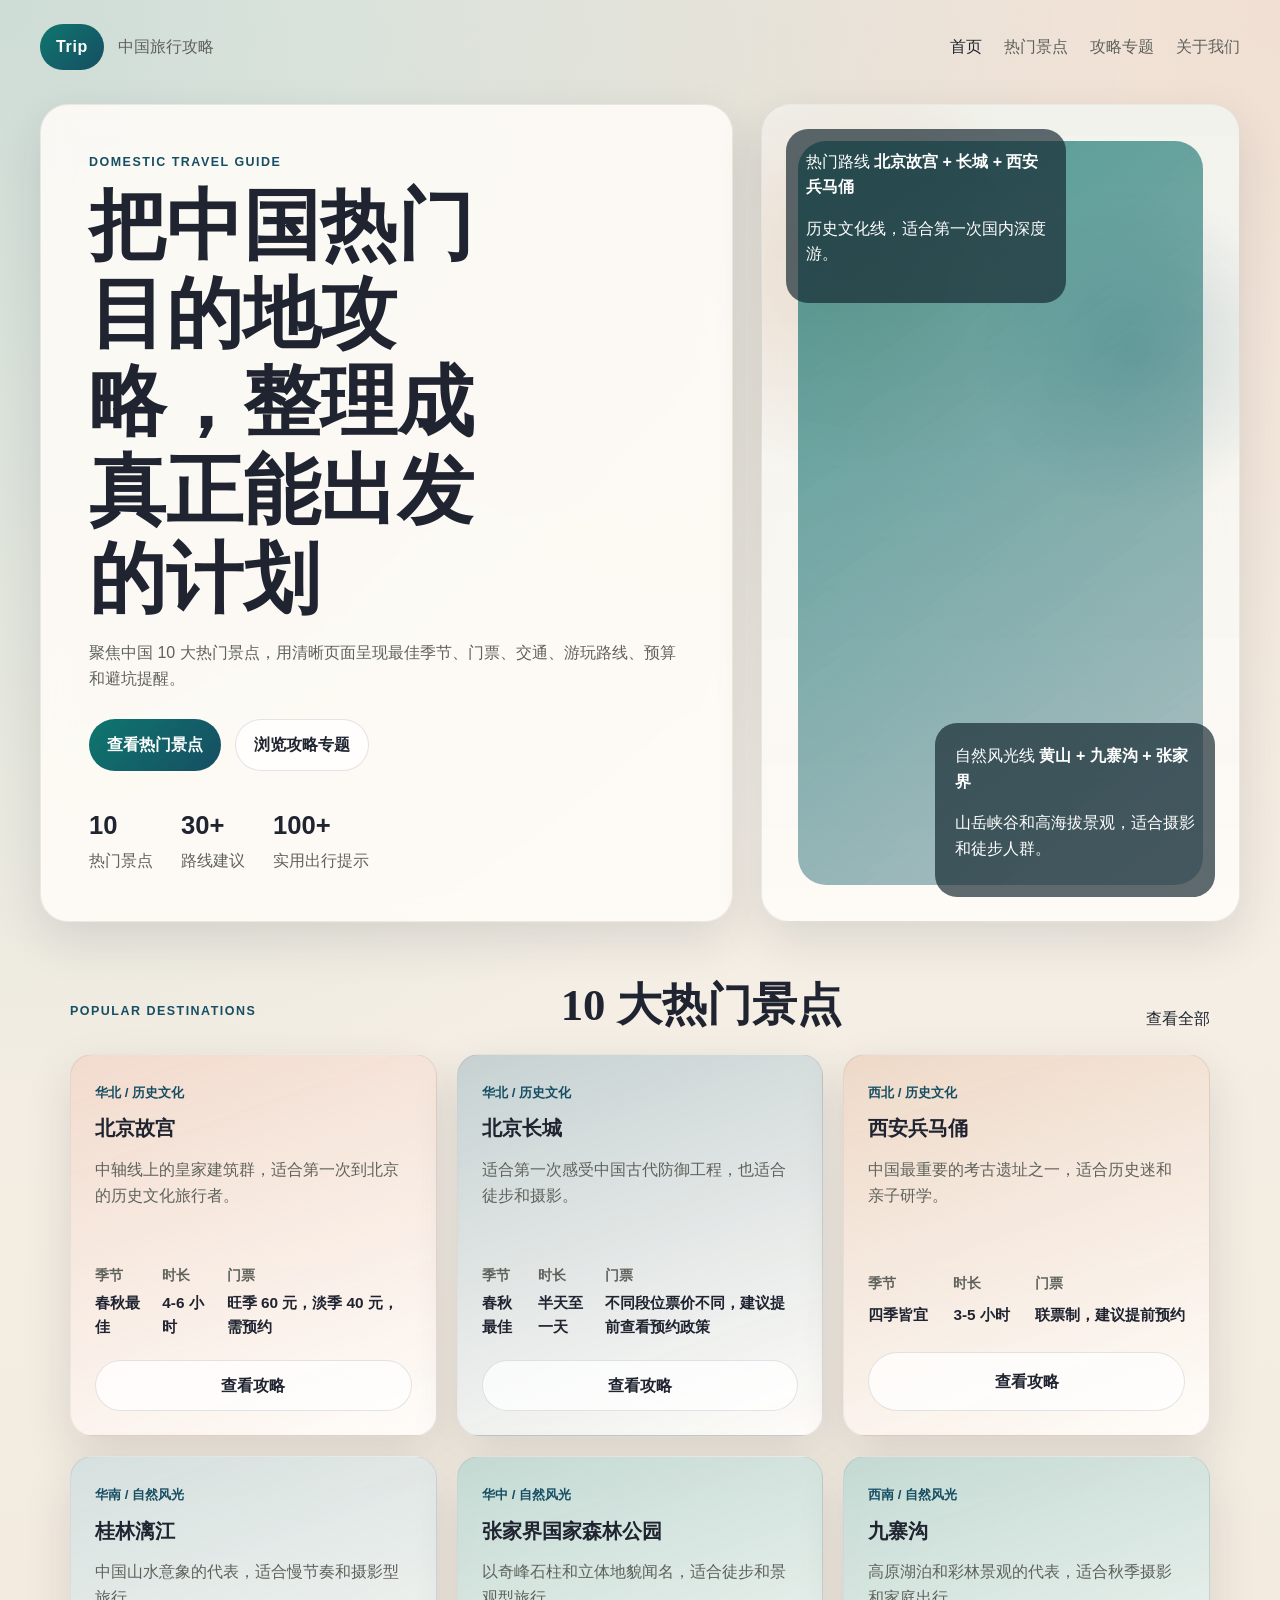
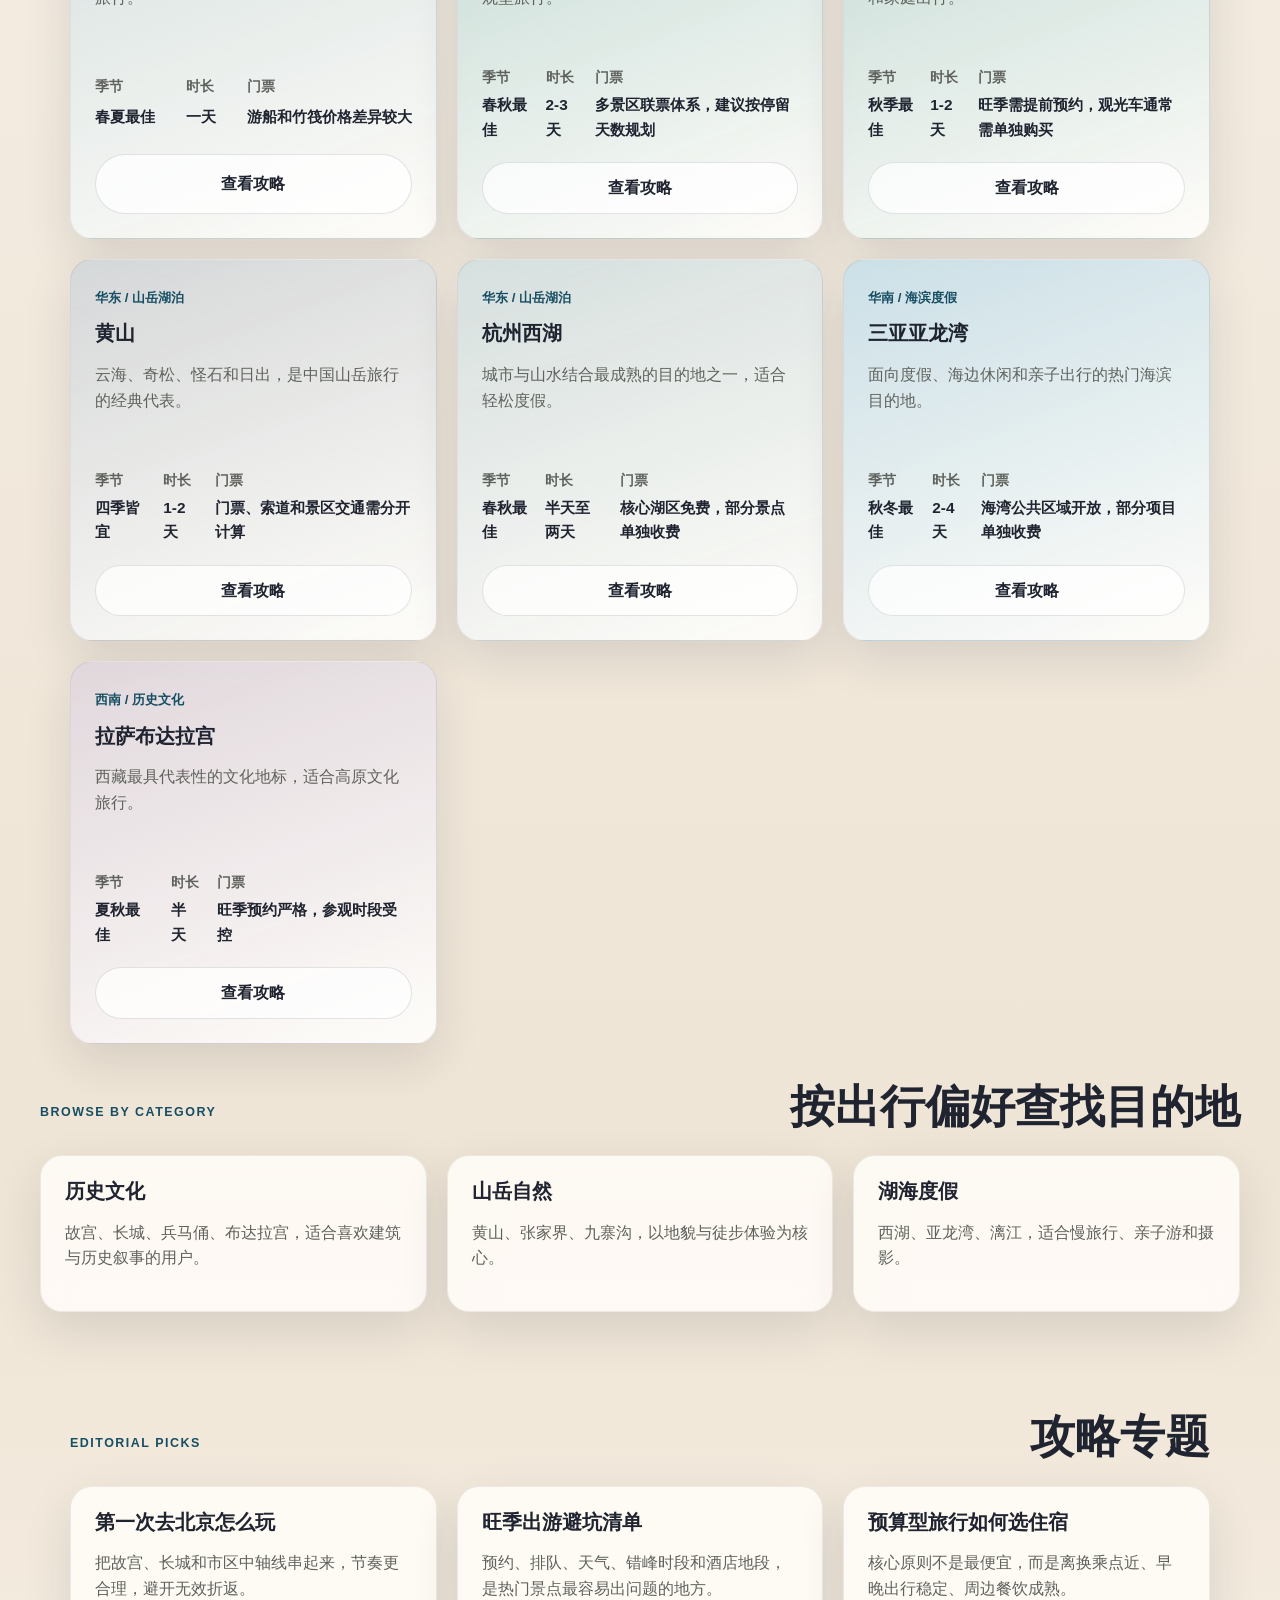
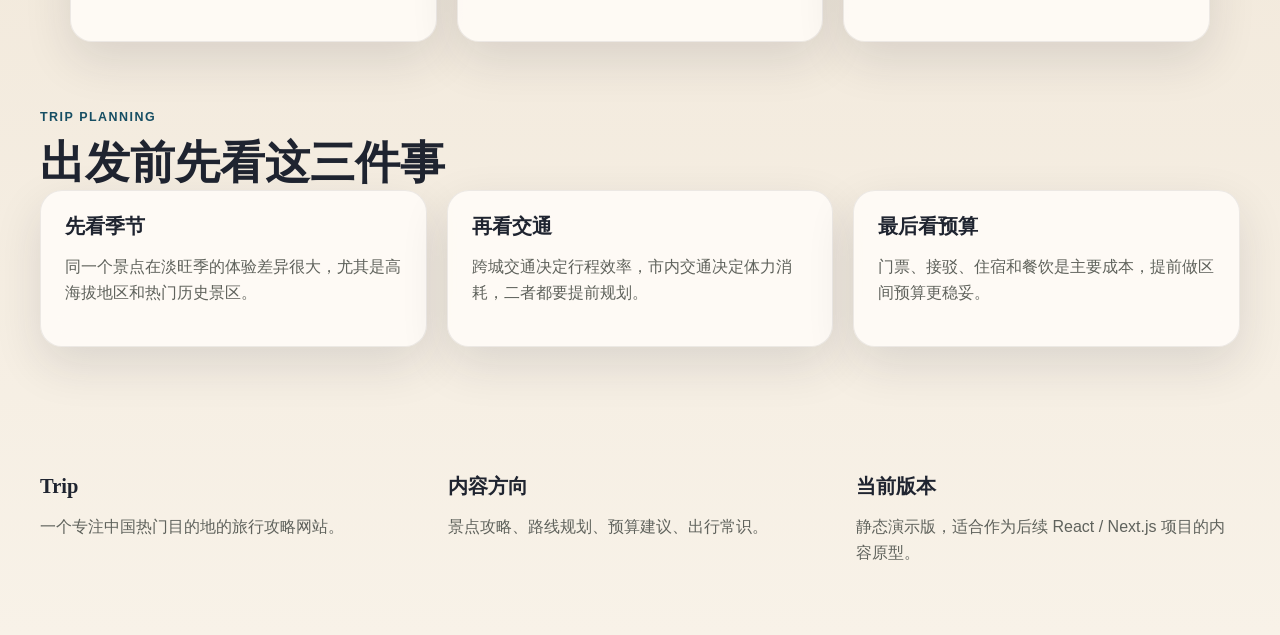
<file: index.html>
<!DOCTYPE html>
<html lang="zh-CN">
  <head>
    <meta charset="UTF-8" />
    <meta name="viewport" content="width=device-width, initial-scale=1.0" />
    <title>Trip | 中国旅行攻略</title>
    <meta
      name="description"
      content="Trip 旅行攻略网站，精选中国 10 大热门景点，提供交通、门票、路线、美食、住宿和预算等实用出行信息。"
    />
    <link rel="stylesheet" href="assets/styles.css" />
  </head>
  <body data-page="home">
    <header class="site-header">
      <a class="brand" href="index.html">
        <span class="brand-mark">Trip</span>
        <span class="brand-copy">中国旅行攻略</span>
      </a>
      <button class="nav-toggle" type="button" aria-label="切换导航">菜单</button>
      <nav class="site-nav">
        <a href="index.html" class="active">首页</a>
        <a href="spots.html">热门景点</a>
        <a href="#guides">攻略专题</a>
        <a href="#about">关于我们</a>
      </nav>
    </header>

    <main>
      <section class="hero">
        <div class="hero-copy">
          <p class="eyebrow">Domestic Travel Guide</p>
          <h1>把中国热门目的地攻略，整理成真正能出发的计划</h1>
          <p class="hero-text">
            聚焦中国 10 大热门景点，用清晰页面呈现最佳季节、门票、交通、游玩路线、预算和避坑提醒。
          </p>
          <div class="hero-actions">
            <a class="button button-primary" href="spots.html">查看热门景点</a>
            <a class="button button-secondary" href="#guides">浏览攻略专题</a>
          </div>
          <ul class="hero-stats">
            <li><strong>10</strong><span>热门景点</span></li>
            <li><strong>30+</strong><span>路线建议</span></li>
            <li><strong>100+</strong><span>实用出行提示</span></li>
          </ul>
        </div>
        <div class="hero-visual">
          <div class="hero-card">
            <span>热门路线</span>
            <strong>北京故宫 + 长城 + 西安兵马俑</strong>
            <p>历史文化线，适合第一次国内深度游。</p>
          </div>
          <div class="hero-card alt">
            <span>自然风光线</span>
            <strong>黄山 + 九寨沟 + 张家界</strong>
            <p>山岳峡谷和高海拔景观，适合摄影和徒步人群。</p>
          </div>
        </div>
      </section>

      <section class="section section-surface">
        <div class="section-heading">
          <p class="eyebrow">Popular Destinations</p>
          <h2>10 大热门景点</h2>
          <a href="spots.html" class="text-link">查看全部</a>
        </div>
        <div class="spot-grid" id="featured-spots"></div>
      </section>

      <section class="section categories">
        <div class="section-heading">
          <p class="eyebrow">Browse By Category</p>
          <h2>按出行偏好查找目的地</h2>
        </div>
        <div class="category-grid">
          <article>
            <h3>历史文化</h3>
            <p>故宫、长城、兵马俑、布达拉宫，适合喜欢建筑与历史叙事的用户。</p>
          </article>
          <article>
            <h3>山岳自然</h3>
            <p>黄山、张家界、九寨沟，以地貌与徒步体验为核心。</p>
          </article>
          <article>
            <h3>湖海度假</h3>
            <p>西湖、亚龙湾、漓江，适合慢旅行、亲子游和摄影。</p>
          </article>
        </div>
      </section>

      <section class="section section-surface" id="guides">
        <div class="section-heading">
          <p class="eyebrow">Editorial Picks</p>
          <h2>攻略专题</h2>
        </div>
        <div class="guide-grid">
          <article class="guide-card">
            <h3>第一次去北京怎么玩</h3>
            <p>把故宫、长城和市区中轴线串起来，节奏更合理，避开无效折返。</p>
          </article>
          <article class="guide-card">
            <h3>旺季出游避坑清单</h3>
            <p>预约、排队、天气、错峰时段和酒店地段，是热门景点最容易出问题的地方。</p>
          </article>
          <article class="guide-card">
            <h3>预算型旅行如何选住宿</h3>
            <p>核心原则不是最便宜，而是离换乘点近、早晚出行稳定、周边餐饮成熟。</p>
          </article>
        </div>
      </section>

      <section class="section tips-band">
        <div>
          <p class="eyebrow">Trip Planning</p>
          <h2>出发前先看这三件事</h2>
        </div>
        <div class="tips-list">
          <article>
            <h3>先看季节</h3>
            <p>同一个景点在淡旺季的体验差异很大，尤其是高海拔地区和热门历史景区。</p>
          </article>
          <article>
            <h3>再看交通</h3>
            <p>跨城交通决定行程效率，市内交通决定体力消耗，二者都要提前规划。</p>
          </article>
          <article>
            <h3>最后看预算</h3>
            <p>门票、接驳、住宿和餐饮是主要成本，提前做区间预算更稳妥。</p>
          </article>
        </div>
      </section>
    </main>

    <footer class="site-footer" id="about">
      <div>
        <h3>Trip</h3>
        <p>一个专注中国热门目的地的旅行攻略网站。</p>
      </div>
      <div>
        <h3>内容方向</h3>
        <p>景点攻略、路线规划、预算建议、出行常识。</p>
      </div>
      <div>
        <h3>当前版本</h3>
        <p>静态演示版，适合作为后续 React / Next.js 项目的内容原型。</p>
      </div>
    </footer>

    <script src="assets/data.js"></script>
    <script src="assets/site.js"></script>
  </body>
</html>
</file>
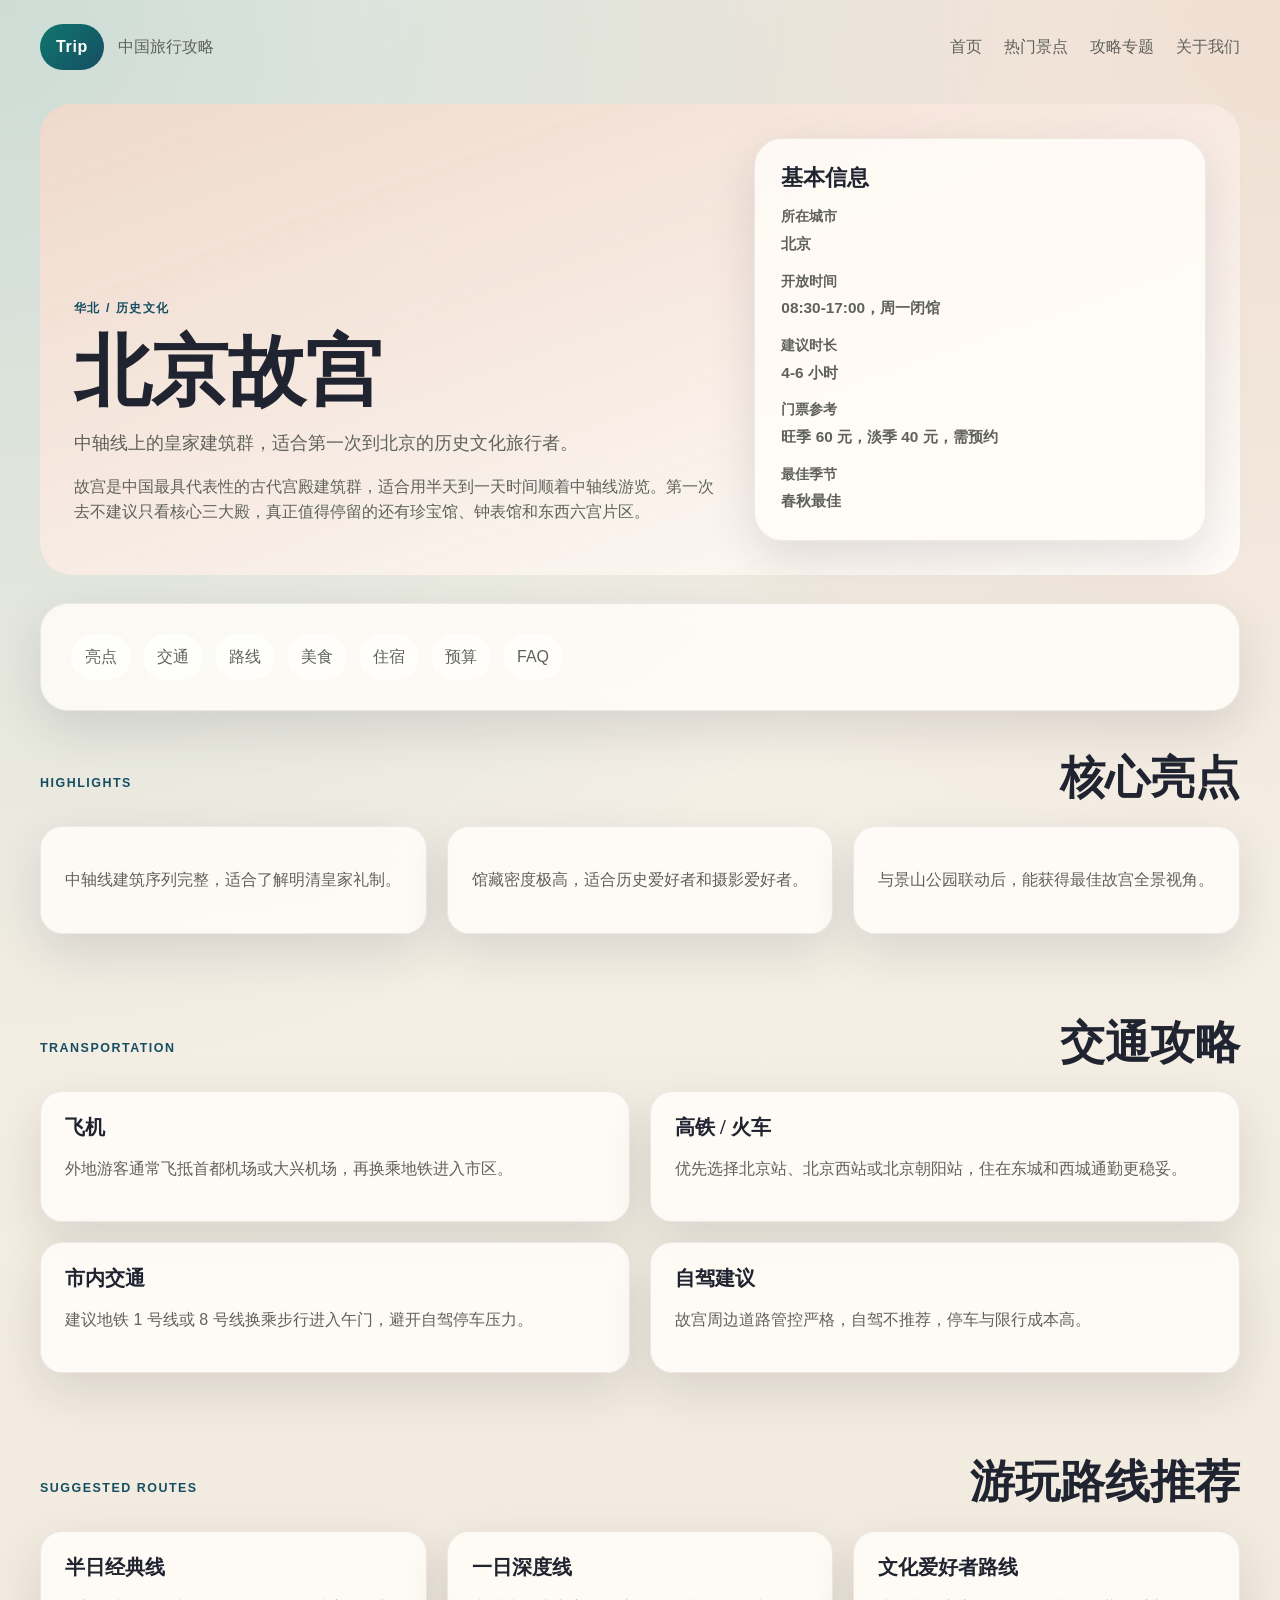
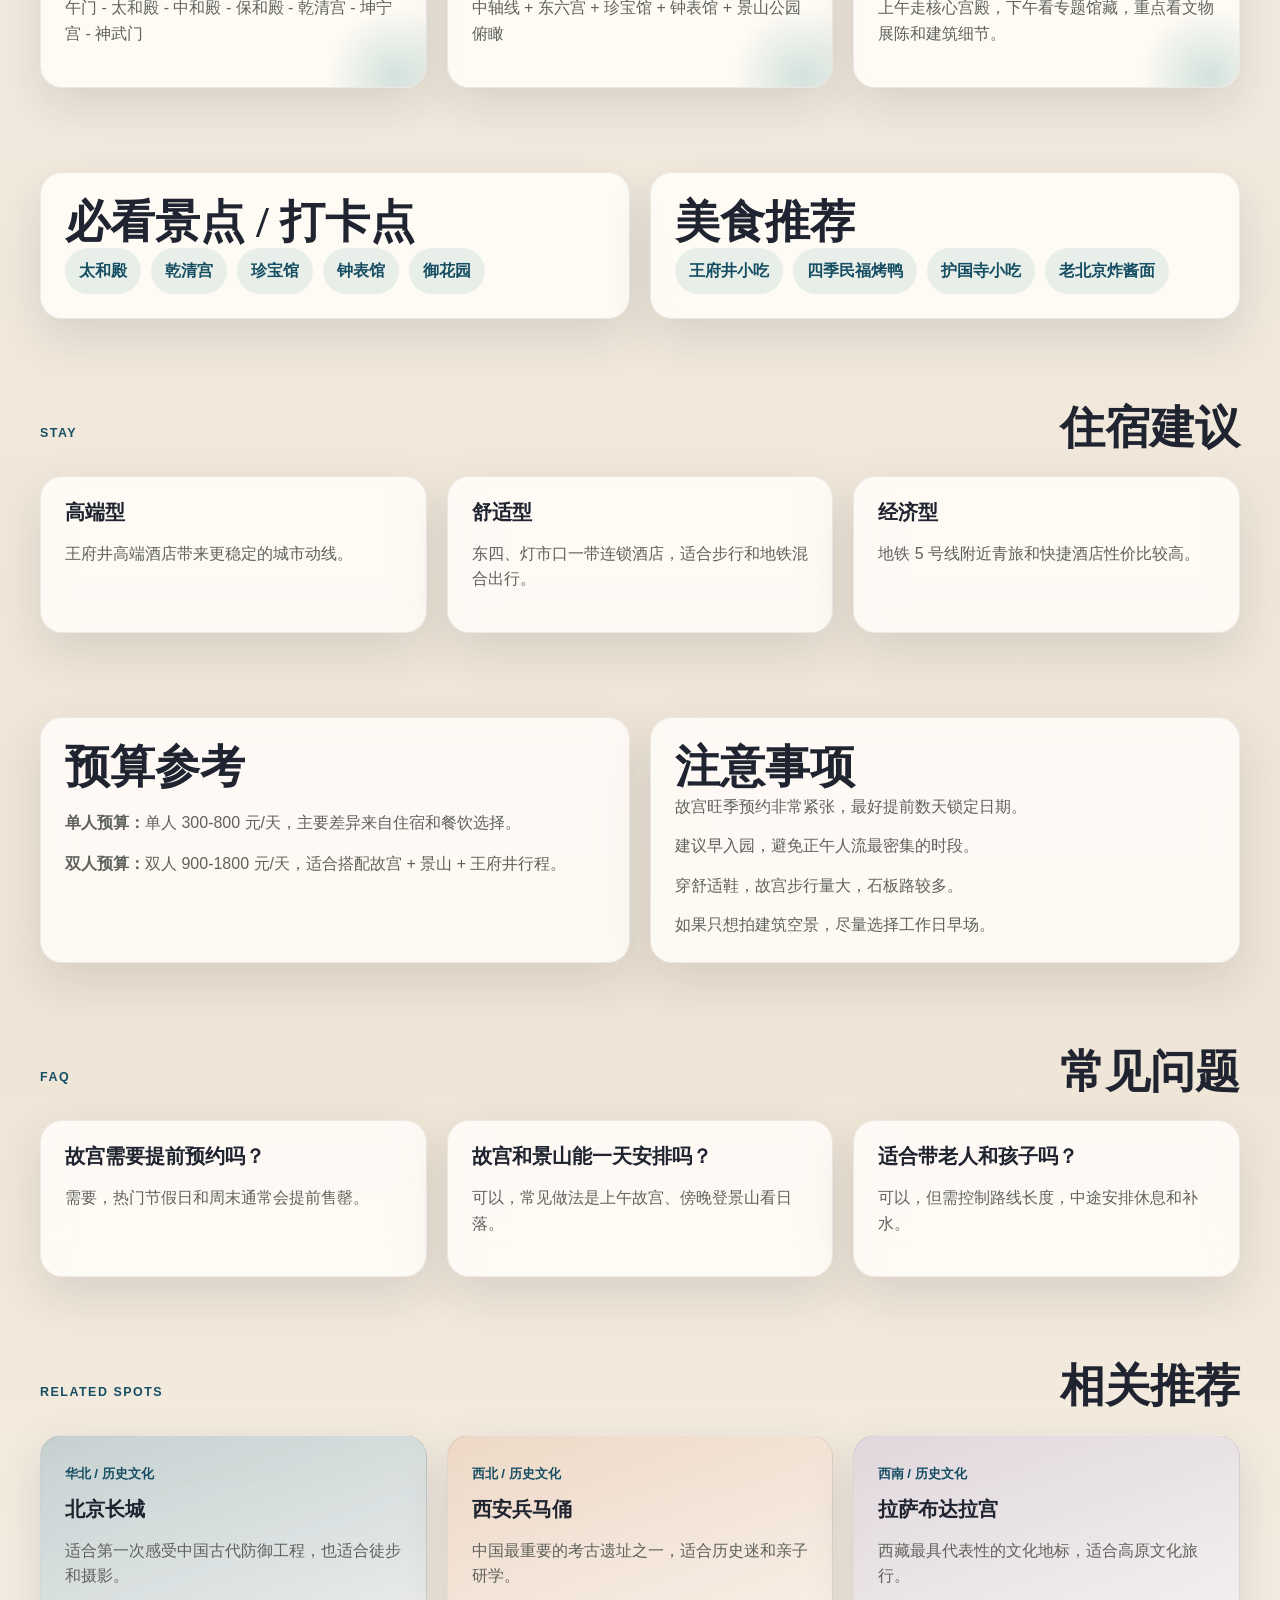
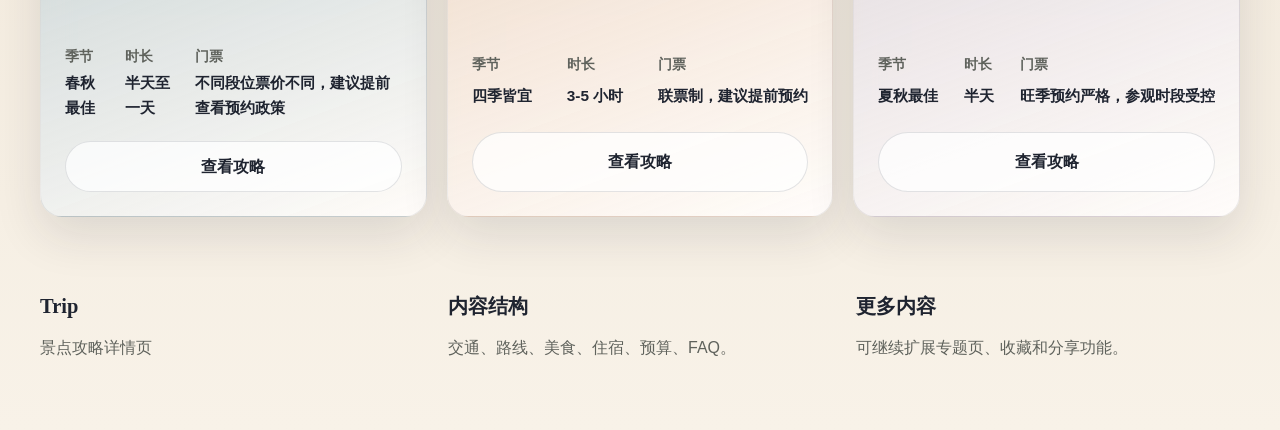
<file: spot.html>
<!DOCTYPE html>
<html lang="zh-CN">
  <head>
    <meta charset="UTF-8" />
    <meta name="viewport" content="width=device-width, initial-scale=1.0" />
    <title>景点攻略 | Trip</title>
    <meta
      name="description"
      content="查看景点完整攻略，包括亮点、交通、路线、美食、住宿、预算和避坑提醒。"
    />
    <link rel="stylesheet" href="assets/styles.css" />
  </head>
  <body data-page="detail">
    <header class="site-header">
      <a class="brand" href="index.html">
        <span class="brand-mark">Trip</span>
        <span class="brand-copy">中国旅行攻略</span>
      </a>
      <button class="nav-toggle" type="button" aria-label="切换导航">菜单</button>
      <nav class="site-nav">
        <a href="index.html">首页</a>
        <a href="spots.html">热门景点</a>
        <a href="index.html#guides">攻略专题</a>
        <a href="index.html#about">关于我们</a>
      </nav>
    </header>

    <main id="detail-root"></main>

    <footer class="site-footer">
      <div>
        <h3>Trip</h3>
        <p>景点攻略详情页</p>
      </div>
      <div>
        <h3>内容结构</h3>
        <p>交通、路线、美食、住宿、预算、FAQ。</p>
      </div>
      <div>
        <h3>更多内容</h3>
        <p>可继续扩展专题页、收藏和分享功能。</p>
      </div>
    </footer>

    <script src="assets/data.js"></script>
    <script src="assets/site.js"></script>
  </body>
</html>
</file>
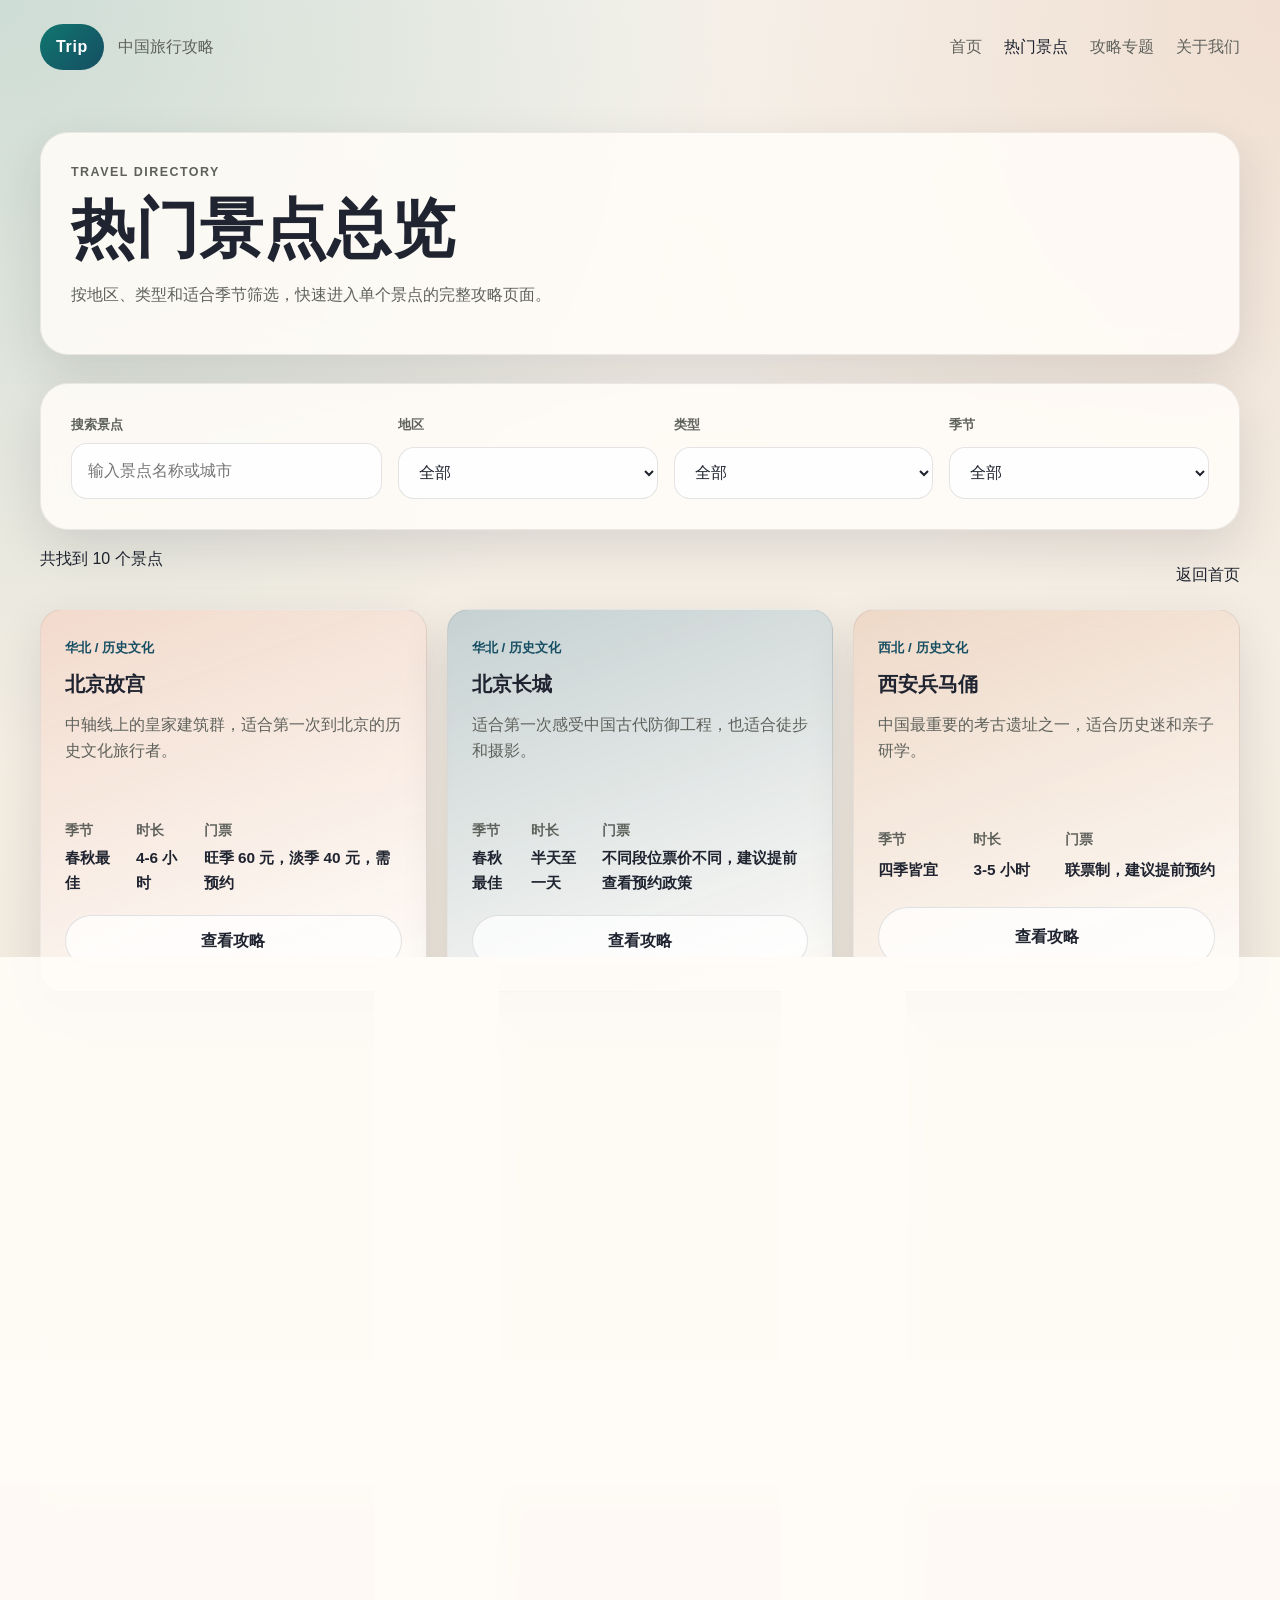
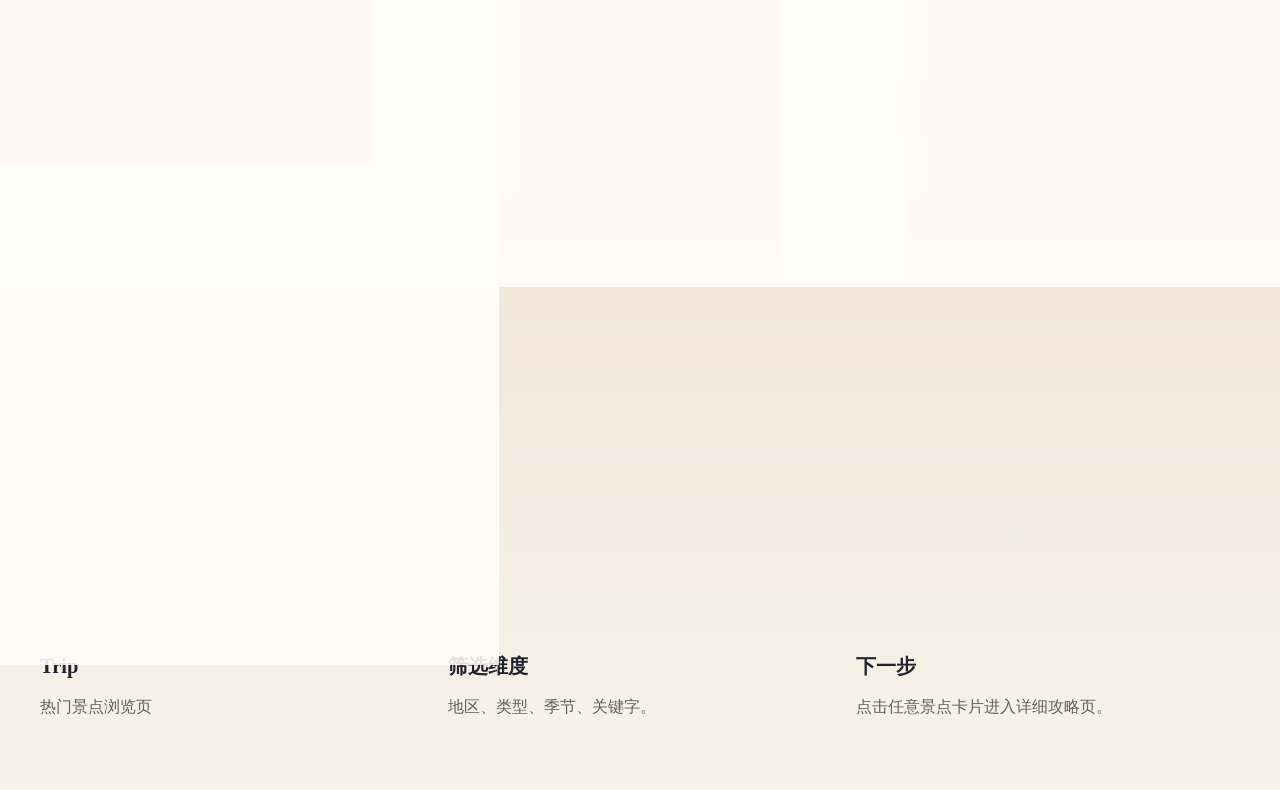
<file: spots.html>
<!DOCTYPE html>
<html lang="zh-CN">
  <head>
    <meta charset="UTF-8" />
    <meta name="viewport" content="width=device-width, initial-scale=1.0" />
    <title>热门景点 | Trip</title>
    <meta
      name="description"
      content="浏览中国 10 大热门景点，支持按地区、景点类型和旅行季节进行筛选。"
    />
    <link rel="stylesheet" href="assets/styles.css" />
  </head>
  <body data-page="list">
    <header class="site-header">
      <a class="brand" href="index.html">
        <span class="brand-mark">Trip</span>
        <span class="brand-copy">中国旅行攻略</span>
      </a>
      <button class="nav-toggle" type="button" aria-label="切换导航">菜单</button>
      <nav class="site-nav">
        <a href="index.html">首页</a>
        <a href="spots.html" class="active">热门景点</a>
        <a href="index.html#guides">攻略专题</a>
        <a href="index.html#about">关于我们</a>
      </nav>
    </header>

    <main class="list-layout">
      <section class="page-banner">
        <p class="eyebrow">Travel Directory</p>
        <h1>热门景点总览</h1>
        <p>按地区、类型和适合季节筛选，快速进入单个景点的完整攻略页面。</p>
      </section>

      <section class="filters">
        <label>
          <span>搜索景点</span>
          <input id="search-input" type="search" placeholder="输入景点名称或城市" />
        </label>
        <label>
          <span>地区</span>
          <select id="region-filter"></select>
        </label>
        <label>
          <span>类型</span>
          <select id="category-filter"></select>
        </label>
        <label>
          <span>季节</span>
          <select id="season-filter"></select>
        </label>
      </section>

      <section>
        <div class="results-bar">
          <p id="results-count"></p>
          <a href="index.html" class="text-link">返回首页</a>
        </div>
        <div class="spot-grid" id="list-spots"></div>
      </section>
    </main>

    <footer class="site-footer">
      <div>
        <h3>Trip</h3>
        <p>热门景点浏览页</p>
      </div>
      <div>
        <h3>筛选维度</h3>
        <p>地区、类型、季节、关键字。</p>
      </div>
      <div>
        <h3>下一步</h3>
        <p>点击任意景点卡片进入详细攻略页。</p>
      </div>
    </footer>

    <script src="assets/data.js"></script>
    <script src="assets/site.js"></script>
  </body>
</html>
</file>
<file: assets/styles.css>
:root {
  --bg: #f5f0e8;
  --surface: rgba(255, 252, 247, 0.88);
  --surface-strong: #fffaf1;
  --ink: #1f2430;
  --muted: #5f625c;
  --line: rgba(31, 36, 48, 0.08);
  --accent: #0f766e;
  --accent-strong: #164e63;
  --warm: #c96a3d;
  --shadow: 0 18px 48px rgba(31, 36, 48, 0.12);
  --radius-xl: 28px;
  --radius-lg: 22px;
  --radius-md: 16px;
  --max-width: 1200px;
  --font-body: "Avenir Next", "PingFang SC", "Hiragino Sans GB", "Microsoft YaHei", sans-serif;
  --font-display: "Iowan Old Style", "Palatino Linotype", "STSong", serif;
}

* {
  box-sizing: border-box;
}

html {
  scroll-behavior: smooth;
}

body {
  margin: 0;
  font-family: var(--font-body);
  color: var(--ink);
  background:
    radial-gradient(circle at top left, rgba(15, 118, 110, 0.18), transparent 28%),
    radial-gradient(circle at top right, rgba(201, 106, 61, 0.15), transparent 24%),
    linear-gradient(180deg, #f7f3ec, #efe5d6 72%, #f8f2e8);
  line-height: 1.6;
}

a {
  color: inherit;
  text-decoration: none;
}

img {
  max-width: 100%;
}

.site-header,
.site-footer,
.hero,
.section,
.list-layout,
.detail-section,
.detail-hero,
.anchor-nav {
  width: min(calc(100% - 32px), var(--max-width));
  margin: 0 auto;
}

.site-header {
  display: flex;
  align-items: center;
  justify-content: space-between;
  gap: 24px;
  padding: 24px 0;
}

.brand {
  display: inline-flex;
  align-items: center;
  gap: 14px;
}

.brand-mark {
  display: inline-flex;
  align-items: center;
  justify-content: center;
  min-width: 64px;
  padding: 10px 14px;
  border-radius: 999px;
  background: linear-gradient(135deg, var(--accent), var(--accent-strong));
  color: #fff;
  font-weight: 700;
  letter-spacing: 0.04em;
}

.brand-copy {
  color: var(--muted);
}

.site-nav {
  display: flex;
  gap: 22px;
  align-items: center;
}

.site-nav a {
  color: var(--muted);
}

.site-nav a.active,
.site-nav a:hover,
.text-link:hover {
  color: var(--ink);
}

.nav-toggle {
  display: none;
}

.hero,
.detail-hero {
  display: grid;
  grid-template-columns: 1.3fr 0.9fr;
  gap: 28px;
  align-items: stretch;
  margin-top: 10px;
}

.hero-copy,
.hero-visual,
.page-banner,
.filters,
.detail-card,
.info-panel,
.guide-card,
.tips-list article,
.category-grid article,
.spot-card,
.anchor-nav {
  backdrop-filter: blur(14px);
  background: var(--surface);
  border: 1px solid var(--line);
  box-shadow: var(--shadow);
}

.hero-copy,
.hero-visual,
.page-banner,
.filters,
.info-panel,
.anchor-nav {
  border-radius: var(--radius-xl);
}

.hero-copy {
  padding: 48px;
}

.hero-visual {
  position: relative;
  min-height: 430px;
  padding: 26px;
  overflow: hidden;
  background:
    linear-gradient(180deg, rgba(15, 118, 110, 0.05), rgba(15, 118, 110, 0)),
    radial-gradient(circle at 20% 20%, rgba(201, 106, 61, 0.2), transparent 28%),
    radial-gradient(circle at 78% 30%, rgba(22, 78, 99, 0.2), transparent 24%),
    var(--surface);
}

.hero-visual::after {
  content: "";
  position: absolute;
  inset: 36px;
  border-radius: 28px;
  background:
    linear-gradient(145deg, rgba(15, 118, 110, 0.72), rgba(22, 78, 99, 0.34)),
    linear-gradient(180deg, transparent, rgba(255, 255, 255, 0.12));
}

.hero-card {
  position: absolute;
  z-index: 1;
  max-width: 280px;
  padding: 20px;
  border-radius: 22px;
  color: #fff;
  background: rgba(18, 38, 46, 0.68);
}

.hero-card.alt {
  right: 24px;
  bottom: 24px;
}

.hero-card:first-child {
  left: 24px;
  top: 24px;
}

.eyebrow {
  margin: 0 0 10px;
  color: var(--accent-strong);
  text-transform: uppercase;
  letter-spacing: 0.12em;
  font-size: 0.78rem;
  font-weight: 700;
}

h1,
h2,
h3 {
  margin: 0;
  font-family: var(--font-display);
  font-weight: 700;
  line-height: 1.15;
}

h1 {
  font-size: clamp(2.8rem, 6vw, 5rem);
  max-width: 11ch;
}

h2 {
  font-size: clamp(1.8rem, 4vw, 2.8rem);
}

h3 {
  font-size: 1.28rem;
}

.hero-text,
.detail-subtitle,
.detail-intro,
.page-banner p,
.guide-card p,
.category-grid p,
.tips-list p,
.spot-card p,
.detail-card p,
.detail-card li,
.info-panel li,
.site-footer p {
  color: var(--muted);
}

.hero-actions,
.hero-stats,
.filters,
.results-bar,
.section-heading,
.spot-facts,
.detail-grid,
.site-footer {
  display: flex;
}

.hero-actions {
  gap: 14px;
  margin: 28px 0 34px;
}

.button {
  display: inline-flex;
  align-items: center;
  justify-content: center;
  padding: 12px 18px;
  border-radius: 999px;
  font-weight: 700;
}

.button-primary {
  background: linear-gradient(135deg, var(--accent), var(--accent-strong));
  color: #fff;
}

.button-secondary {
  border: 1px solid rgba(31, 36, 48, 0.12);
  background: rgba(255, 255, 255, 0.7);
}

.hero-stats {
  list-style: none;
  gap: 28px;
  padding: 0;
  margin: 0;
}

.hero-stats li {
  display: grid;
  gap: 2px;
}

.hero-stats strong {
  font-size: 1.6rem;
}

.hero-stats span {
  color: var(--muted);
}

.section,
.detail-section {
  padding: 42px 0;
}

.section-surface,
.page-banner,
.filters,
.anchor-nav {
  margin-top: 28px;
  padding: 30px;
}

.section-heading,
.results-bar {
  justify-content: space-between;
  align-items: end;
  gap: 16px;
  margin-bottom: 22px;
}

.spot-grid,
.category-grid,
.guide-grid,
.detail-grid,
.faq-list {
  display: grid;
  gap: 20px;
}

.spot-grid,
.category-grid,
.guide-grid {
  grid-template-columns: repeat(3, minmax(0, 1fr));
}

.spot-card,
.guide-card,
.category-grid article,
.detail-card,
.tips-list article {
  border-radius: var(--radius-lg);
  padding: 24px;
}

.spot-card {
  display: grid;
  gap: 20px;
}

.spot-card-top {
  min-height: 166px;
}

.spot-meta {
  display: inline-block;
  margin-bottom: 14px;
  color: var(--accent-strong);
  font-size: 0.84rem;
  font-weight: 700;
}

.spot-facts {
  list-style: none;
  justify-content: space-between;
  gap: 16px;
  padding: 0;
  margin: 0;
}

.spot-facts li,
.info-panel li {
  display: grid;
  gap: 4px;
}

.spot-facts strong,
.info-panel span {
  color: var(--muted);
  font-size: 0.85rem;
  font-weight: 600;
}

.spot-facts span,
.info-panel strong {
  font-size: 0.96rem;
  font-weight: 700;
}

.categories {
  padding-top: 8px;
}

.guide-grid,
.category-grid,
.tips-list,
.faq-list {
  grid-template-columns: repeat(3, minmax(0, 1fr));
}

.tips-band {
  margin-bottom: 30px;
  padding: 36px 0 62px;
}

.tips-list {
  display: grid;
  gap: 20px;
}

.list-layout {
  padding: 10px 0 44px;
}

.page-banner h1 {
  max-width: none;
  font-size: clamp(2.2rem, 5vw, 4rem);
}

.filters {
  display: grid;
  grid-template-columns: 1.2fr repeat(3, minmax(0, 1fr));
  gap: 16px;
}

.filters label {
  display: grid;
  gap: 8px;
}

.filters span {
  font-size: 0.84rem;
  color: var(--muted);
  font-weight: 700;
}

.filters input,
.filters select {
  width: 100%;
  padding: 14px 16px;
  border: 1px solid rgba(31, 36, 48, 0.12);
  border-radius: 16px;
  background: rgba(255, 255, 255, 0.8);
  font: inherit;
  color: var(--ink);
}

.detail-hero {
  margin-top: 10px;
  padding: 34px;
  border-radius: 32px;
  min-height: 420px;
}

.detail-hero-copy {
  align-self: end;
}

.detail-subtitle {
  margin: 12px 0 16px;
  font-size: 1.12rem;
}

.info-panel {
  padding: 26px;
  align-self: start;
}

.info-panel h2 {
  font-size: 1.4rem;
  margin-bottom: 16px;
}

.info-panel ul,
.stack-list,
.tag-list {
  list-style: none;
  padding: 0;
  margin: 0;
}

.info-panel ul,
.stack-list {
  display: grid;
  gap: 14px;
}

.anchor-nav {
  display: flex;
  flex-wrap: wrap;
  gap: 12px;
  position: sticky;
  top: 10px;
  z-index: 2;
}

.anchor-nav a {
  padding: 10px 14px;
  border-radius: 999px;
  background: rgba(255, 255, 255, 0.7);
  color: var(--muted);
}

.detail-grid.two {
  grid-template-columns: repeat(2, minmax(0, 1fr));
}

.detail-grid.three,
.faq-list {
  grid-template-columns: repeat(3, minmax(0, 1fr));
}

.route-card {
  position: relative;
  overflow: hidden;
}

.route-card::after {
  content: "";
  position: absolute;
  inset: auto -40px -60px auto;
  width: 140px;
  height: 140px;
  border-radius: 50%;
  background: radial-gradient(circle, rgba(15, 118, 110, 0.18), transparent 70%);
}

.tag-list {
  display: flex;
  flex-wrap: wrap;
  gap: 10px;
}

.tag-list li {
  padding: 10px 14px;
  border-radius: 999px;
  background: rgba(15, 118, 110, 0.09);
  color: var(--accent-strong);
  font-weight: 700;
}

.site-footer {
  justify-content: space-between;
  gap: 24px;
  padding: 36px 0 54px;
}

.site-footer > div {
  flex: 1;
}

.tone-sunrise {
  background:
    linear-gradient(160deg, rgba(201, 106, 61, 0.22), rgba(255, 255, 255, 0.45)),
    var(--surface);
}

.tone-cliff {
  background:
    linear-gradient(160deg, rgba(22, 78, 99, 0.24), rgba(255, 255, 255, 0.42)),
    var(--surface);
}

.tone-desert {
  background:
    linear-gradient(160deg, rgba(189, 110, 55, 0.24), rgba(255, 255, 255, 0.45)),
    var(--surface);
}

.tone-river,
.tone-mist {
  background:
    linear-gradient(160deg, rgba(72, 132, 145, 0.22), rgba(255, 255, 255, 0.42)),
    var(--surface);
}

.tone-forest,
.tone-lake {
  background:
    linear-gradient(160deg, rgba(15, 118, 110, 0.24), rgba(255, 255, 255, 0.42)),
    var(--surface);
}

.tone-peak {
  background:
    linear-gradient(160deg, rgba(69, 95, 119, 0.22), rgba(255, 255, 255, 0.45)),
    var(--surface);
}

.tone-coast {
  background:
    linear-gradient(160deg, rgba(24, 132, 184, 0.22), rgba(255, 255, 255, 0.42)),
    var(--surface);
}

.tone-plateau {
  background:
    linear-gradient(160deg, rgba(109, 80, 126, 0.2), rgba(255, 255, 255, 0.46)),
    var(--surface);
}

@media (max-width: 980px) {
  .hero,
  .detail-hero,
  .filters,
  .spot-grid,
  .guide-grid,
  .category-grid,
  .detail-grid.three,
  .faq-list,
  .tips-list {
    grid-template-columns: 1fr;
  }

  .detail-grid.two {
    grid-template-columns: 1fr;
  }

  .hero-copy,
  .hero-visual {
    min-height: auto;
  }

  .hero-card {
    position: relative;
    inset: auto;
    max-width: none;
    margin-bottom: 16px;
  }

  .hero-visual::after {
    inset: 18px;
  }

  .site-footer,
  .hero-stats {
    flex-direction: column;
  }
}

@media (max-width: 760px) {
  .site-header {
    align-items: flex-start;
    flex-wrap: wrap;
  }

  .nav-toggle {
    display: inline-flex;
    align-items: center;
    justify-content: center;
    padding: 10px 14px;
    border: 1px solid rgba(31, 36, 48, 0.12);
    border-radius: 999px;
    background: rgba(255, 255, 255, 0.8);
  }

  .site-nav {
    display: none;
    width: 100%;
    flex-direction: column;
    align-items: flex-start;
    padding: 16px;
    border-radius: 20px;
    background: var(--surface);
    border: 1px solid var(--line);
    box-shadow: var(--shadow);
  }

  .site-nav.is-open {
    display: flex;
  }

  .hero-copy,
  .page-banner,
  .filters,
  .detail-hero,
  .anchor-nav,
  .section-surface {
    padding: 22px;
  }

  h1 {
    font-size: clamp(2.2rem, 12vw, 3.6rem);
  }

  .hero-actions {
    flex-direction: column;
  }
}
</file>
